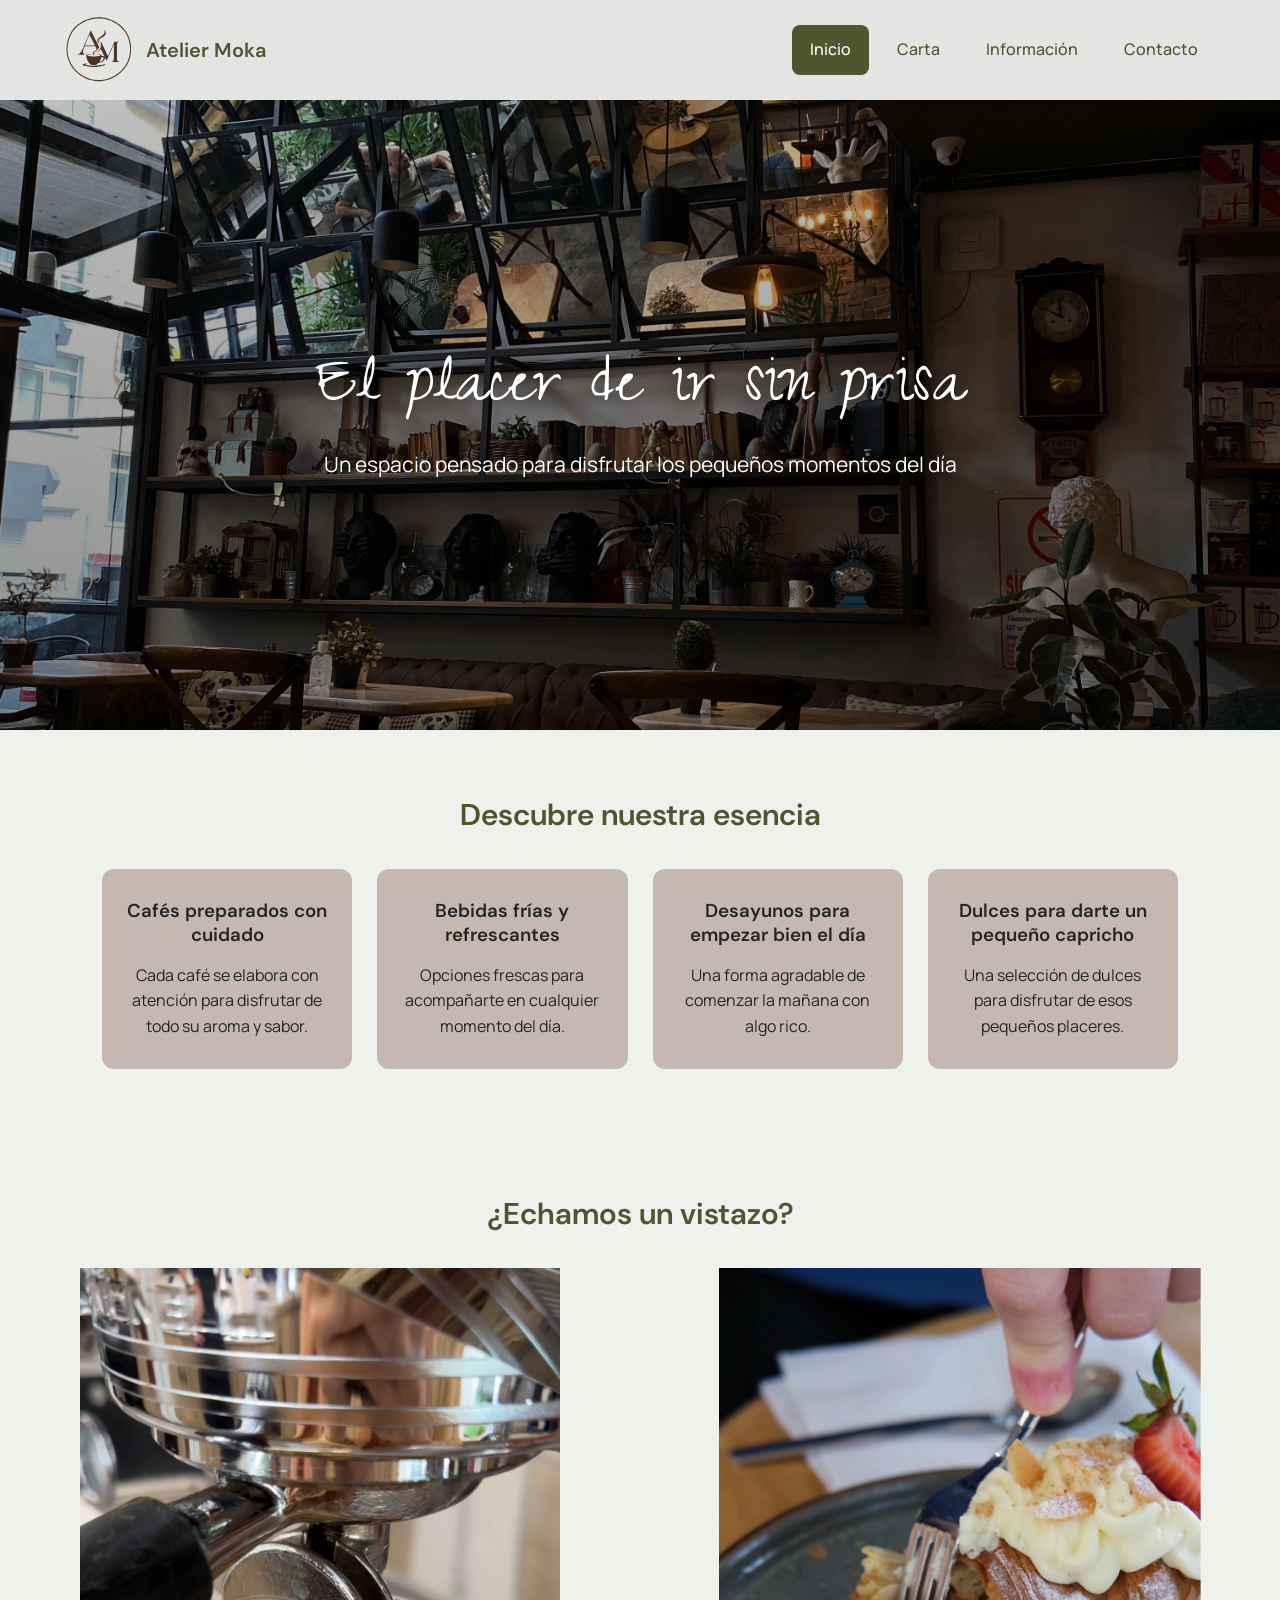
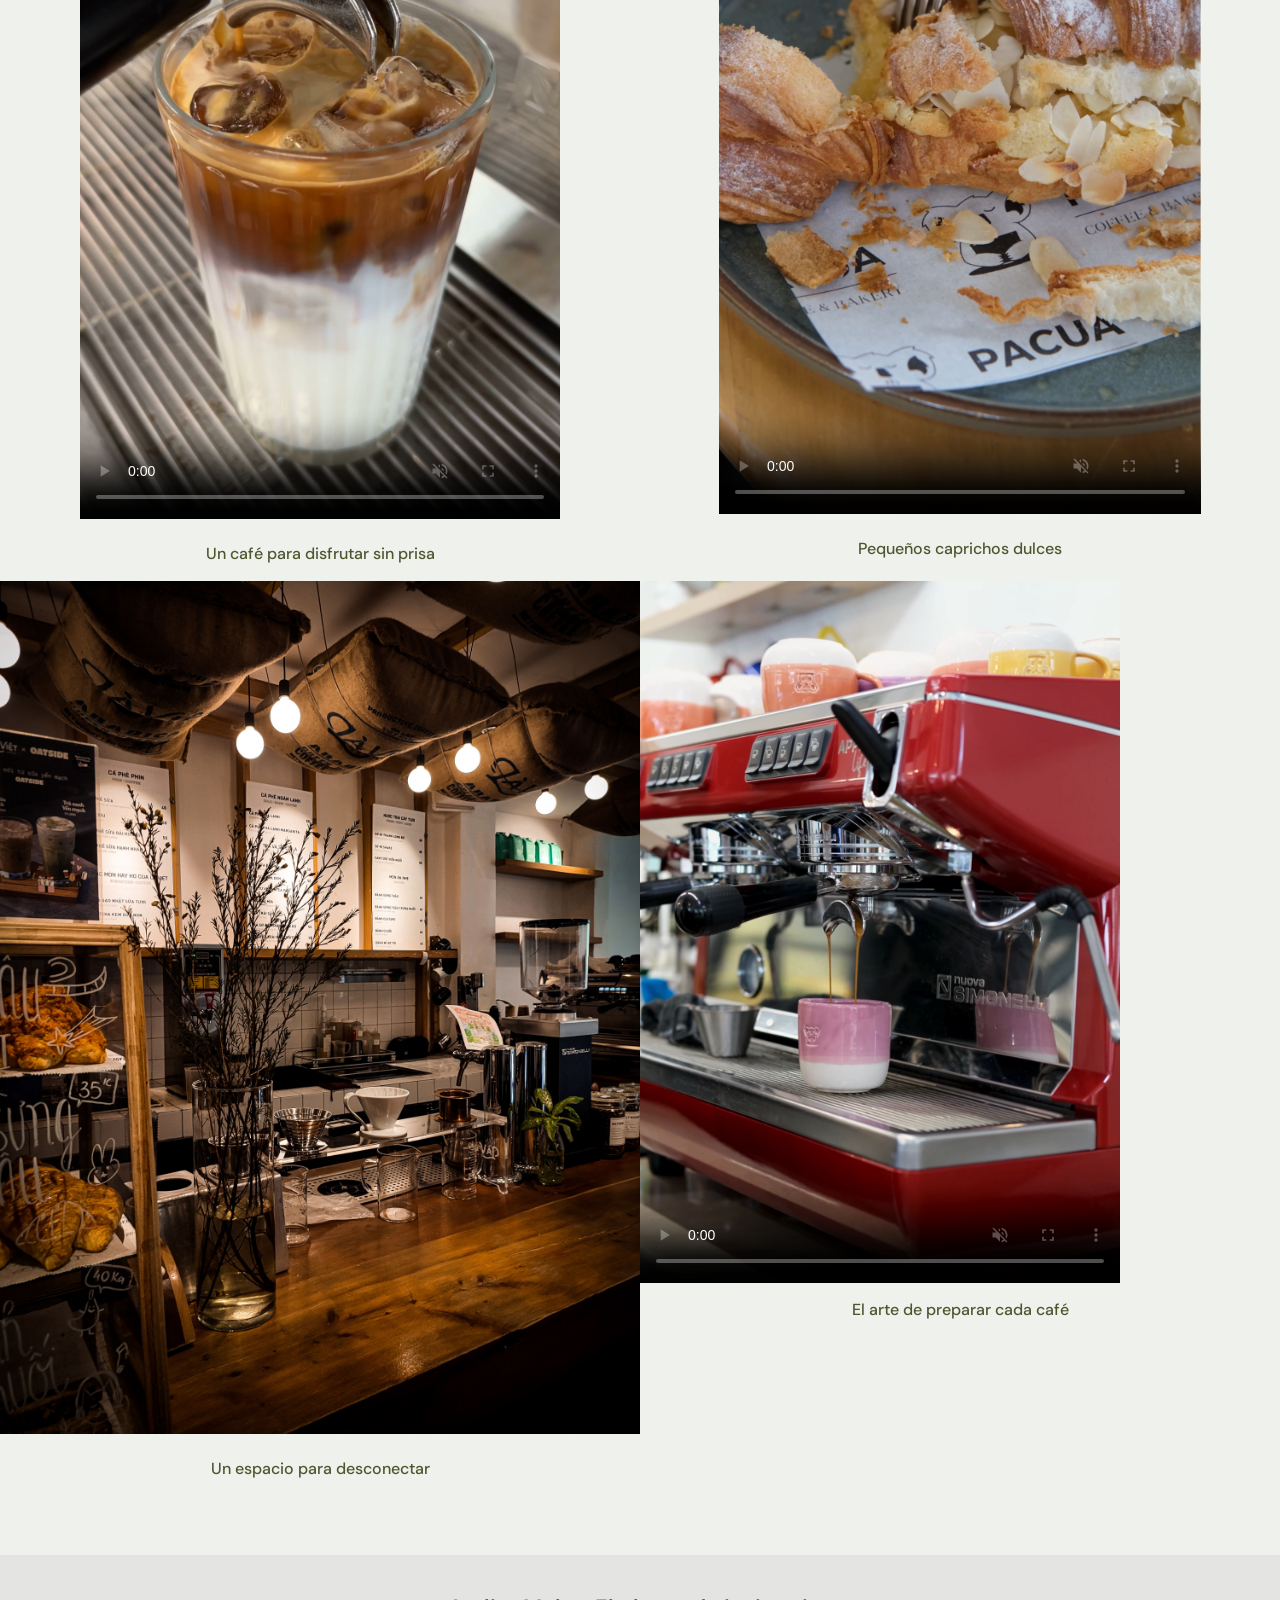
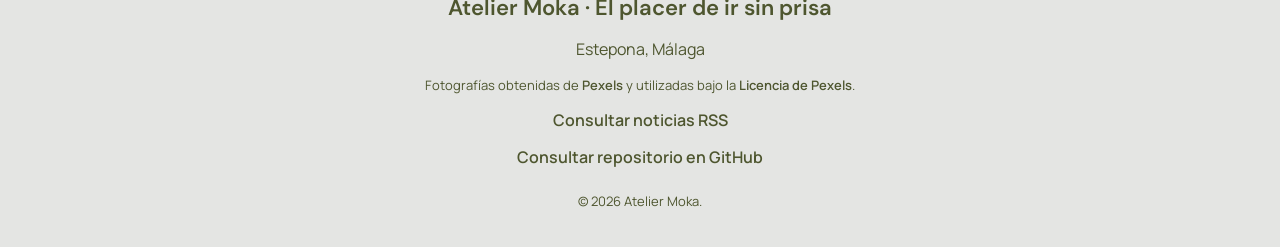
<file: index.html>
<!DOCTYPE html>
<html lang="es">

<head>
    <meta charset="UTF-8">
    <meta name="viewport" content="width=device-width, initial-scale=1.0">

    <title>Atelier Moka | Inicio</title>

    <meta name="description"
        content="Bienvenido a Atelier Moka, una cafetería acogedora en Estepona donde disfrutar del café y de los pequeños momentos sin prisa.">

    <link rel="icon" href="favicon.ico">
    <link rel="alternate" type="application/rss+xml" title="Noticias de Atelier Moka" href="noticias.xml">

    <link rel="preconnect" href="https://fonts.googleapis.com">
    <link rel="preconnect" href="https://fonts.gstatic.com" crossorigin>

    <link
        href="https://fonts.googleapis.com/css2?family=Cormorant+Garamond:wght@600&family=DM+Sans:wght@500;600&family=Manrope:wght@400;500;700&family=Zeyada&display=swap"
        rel="stylesheet">

    <link rel="stylesheet" href="css/estilos.css">
</head>

<body>

    <!-- CABECERA Y NAVEGACIÓN -->
    <header>
        <a href="index.html" class="logo">
            <img src="imagenes/logosvg.svg" alt="Logotipo de Atelier Moka"><span>Atelier Moka</span>
        </a>

        <nav>
            <a href="index.html" class="activo">Inicio</a>
            <a href="carta.html">Carta</a>
            <a href="info.html">Información</a>
            <a href="contacto.html">Contacto</a>
        </nav>
    </header>

    <main>

        <!-- PORTADA PRINCIPAL -->
        <section class="portada">
            <img src="imagenes/interior.webp" alt="Interior acogedor de una cafetería">

            <div class="texto-portada">
                <h1 class="frasedestacada">El placer de ir sin prisa</h1>
                <p>Un espacio pensado para disfrutar los pequeños momentos del día</p>
            </div>
        </section>

        <!-- TARJETAS DE ESENCIA -->
        <section class="esencia">
            <h2>Descubre nuestra esencia</h2>

            <ul class="tarjetas-esencia">
                <li>
                    <h3>Cafés preparados con cuidado</h3>
                    <p>Cada café se elabora con atención para disfrutar de todo su aroma y sabor.</p>
                </li>
                <li>
                    <h3>Bebidas frías y refrescantes</h3>
                    <p>Opciones frescas para acompañarte en cualquier momento del día.</p>
                </li>
                <li>
                    <h3>Desayunos para empezar bien el día</h3>
                    <p>Una forma agradable de comenzar la mañana con algo rico.</p>
                </li>
                <li>
                    <h3>Dulces para darte un pequeño capricho</h3>
                    <p>Una selección de dulces para disfrutar de esos pequeños placeres.</p>
                </li>
            </ul>
        </section>

        <!-- GALERÍA DE IMÁGENES Y VÍDEOS -->
        <section class="vistazo">
            <h2>¿Echamos un vistazo?</h2>

            <div class="galeria">
                <div class="elemento-galeria">
                    <video autoplay muted loop controls poster="imagenes/postericedlatte.png">
                        <source src="videos/videoicedlatte.mp4" type="video/mp4">
                        Tu navegador no puede reproducir este vídeo.
                    </video>
                    <p>Un café para disfrutar sin prisa</p>
                </div>

                <div class="elemento-galeria">
                    <video autoplay muted loop controls poster="imagenes/postercroissant.png">
                        <source src="videos/videocroissant.mp4" type="video/mp4">
                        Tu navegador no puede reproducir este vídeo.
                    </video>
                    <p>Pequeños caprichos dulces</p>
                </div>

                <div class="elemento-galeria">
                    <img src="imagenes/interiorbarra.jpg" alt="Interior de la barra de Atelier Moka">
                    <p>Un espacio para desconectar</p>
                </div>

                <div class="elemento-galeria video-barista">
                    <video autoplay muted loop controls poster="imagenes/posterbarista.png">
                        <source src="videos/barista.mp4" type="video/mp4">
                        Tu navegador no puede reproducir este vídeo.
                    </video>
                    <p>El arte de preparar cada café</p>
                </div>
            </div>
        </section>

    </main>

    <!-- PIE DE PÁGINA -->
    <footer>
        <p class="nombre-footer">Atelier Moka · El placer de ir sin prisa</p>
        <p>Estepona, Málaga</p>
        <p class="licencias">
            Fotografías obtenidas de
            <a href="https://www.pexels.com/" target="_blank" rel="noopener">Pexels</a>
            y utilizadas bajo la
            <a href="https://www.pexels.com/license/" target="_blank" rel="noopener">Licencia de Pexels</a>.
        </p>
        <p><a href="noticias.xml">Consultar noticias RSS</a></p>
        <p><a href="https://github.com/yasmineelabbassikhallouqi/Atelier-Moka" target="_blank" rel="noopener">Consultar
                repositorio en GitHub</a></p>
        <p class="copyright">© 2026 Atelier Moka.</p>
    </footer>

</body>

</html>
</file>
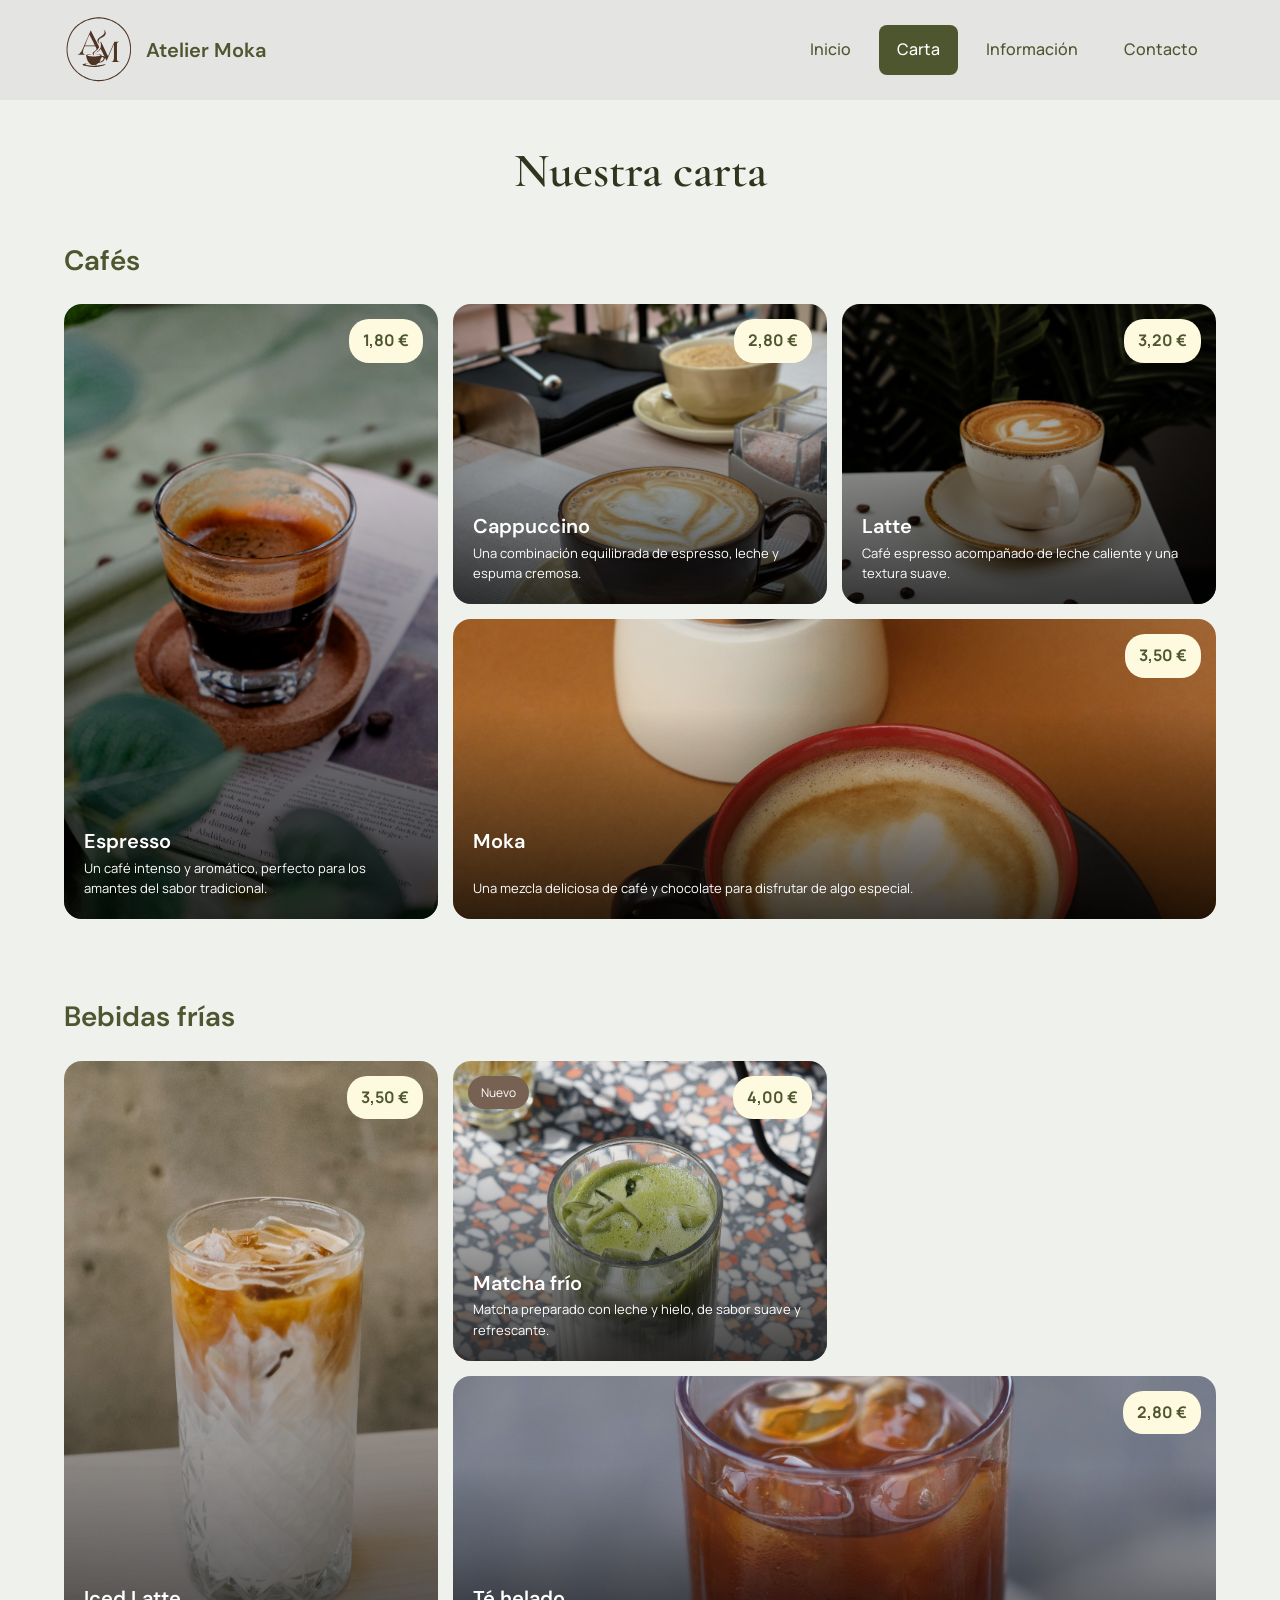
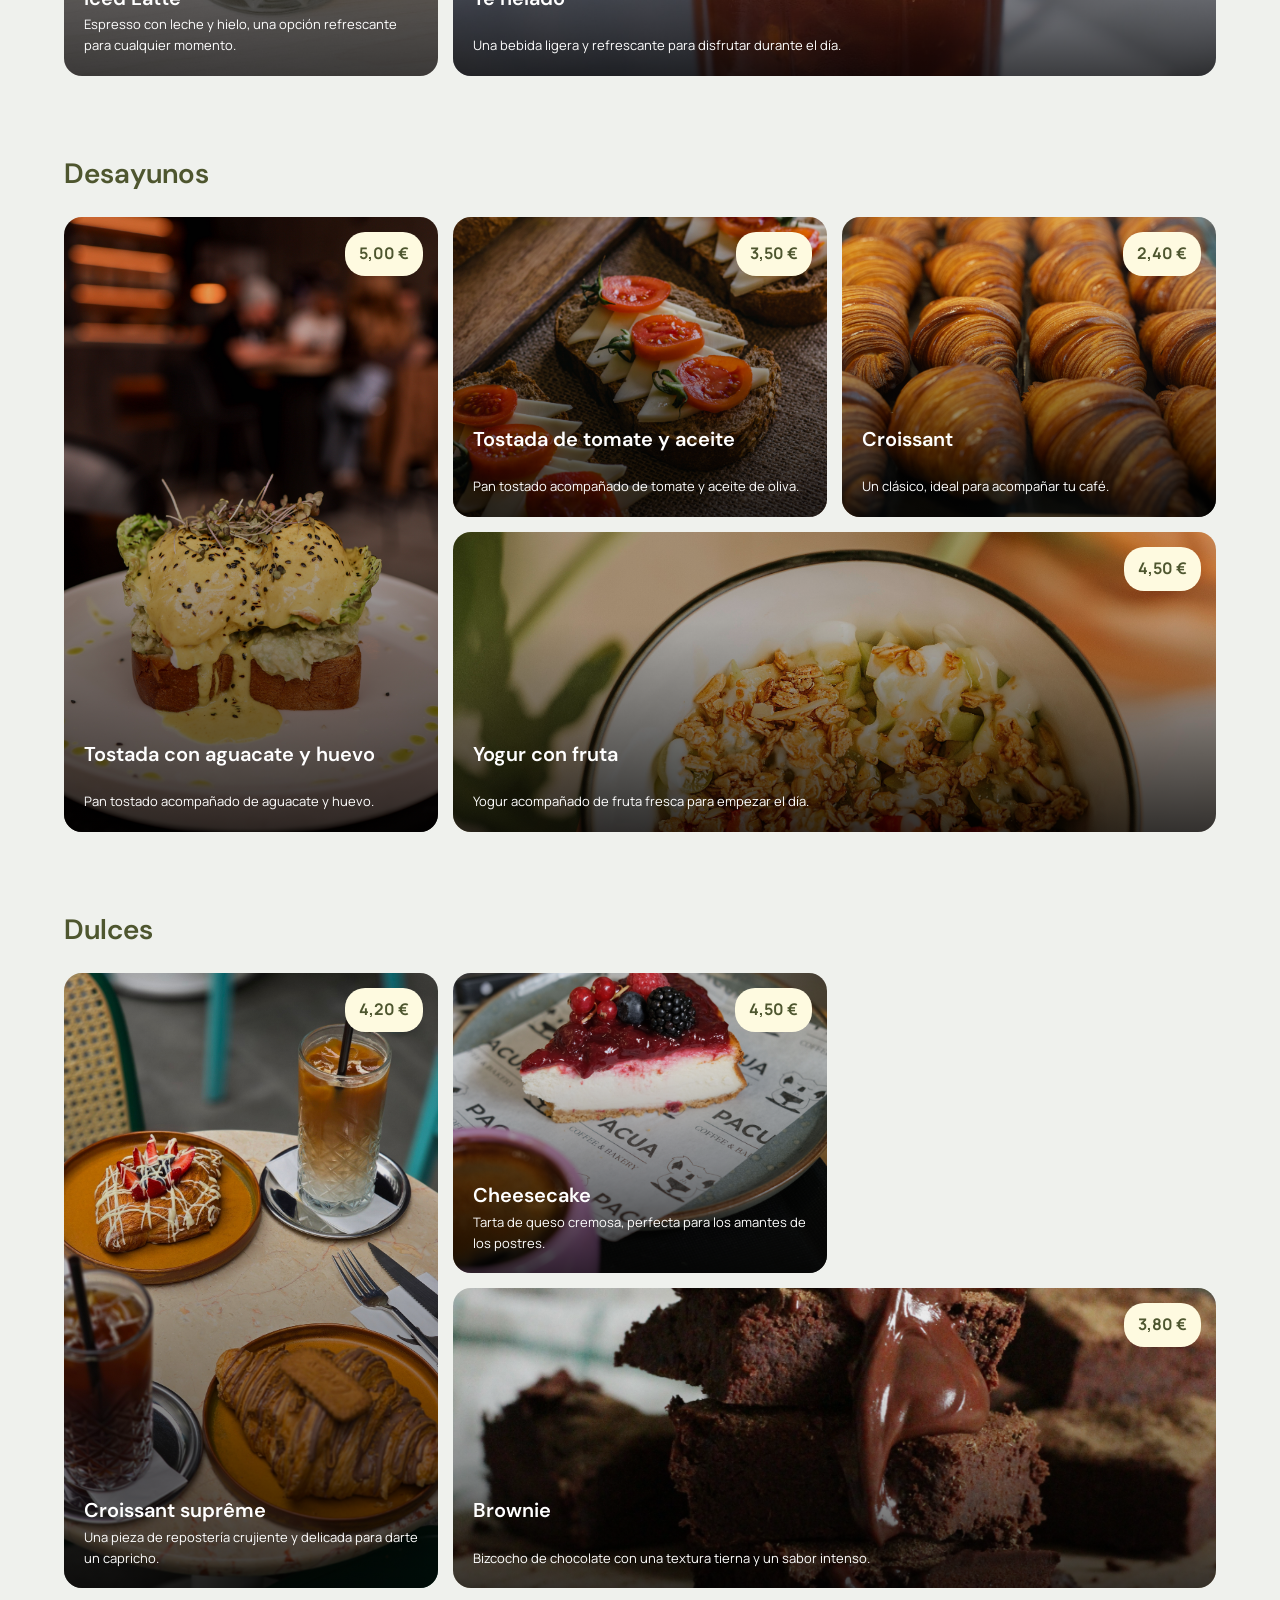
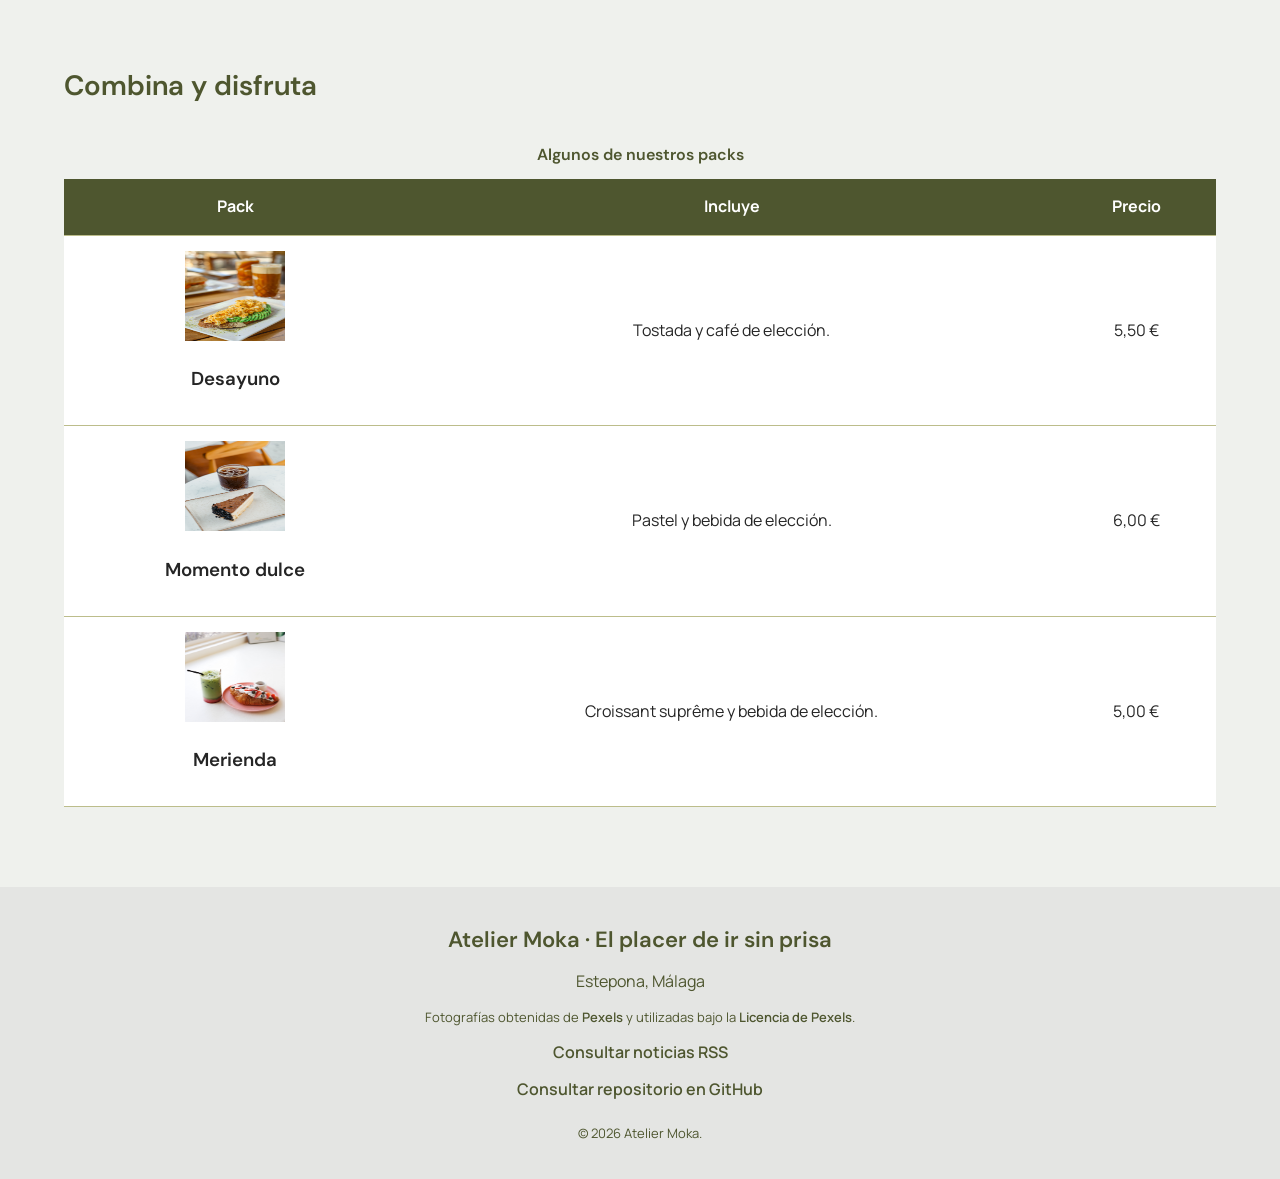
<file: carta.html>
<!DOCTYPE html>
<html lang="es">

<head>
    <meta charset="UTF-8">
    <meta name="viewport" content="width=device-width, initial-scale=1.0">

    <title>Atelier Moka | Carta</title>

    <meta name="description" content="Descubre la carta de Atelier Moka: cafés, bebidas frías, desayunos y repostería.">

    <link rel="icon" href="favicon.ico">
    <link rel="alternate" type="application/rss+xml" title="Noticias de Atelier Moka" href="noticias.xml">

    <link rel="preconnect" href="https://fonts.googleapis.com">
    <link rel="preconnect" href="https://fonts.gstatic.com" crossorigin>

    <link
        href="https://fonts.googleapis.com/css2?family=Cormorant+Garamond:wght@600&family=DM+Sans:wght@500;600&family=Manrope:wght@400;500;700&family=Zeyada&display=swap"
        rel="stylesheet">

    <link rel="stylesheet" href="css/estilos.css">
</head>

<body>

    <!-- CABECERA Y NAVEGACIÓN -->
    <header>
        <a href="index.html" class="logo">
            <img src="imagenes/logosvg.svg" alt="Logotipo de Atelier Moka">
            <span>Atelier Moka</span>
        </a>

        <nav>
            <a href="index.html">Inicio</a>
            <a href="carta.html" class="activo">Carta</a>
            <a href="info.html">Información</a>
            <a href="contacto.html">Contacto</a>
        </nav>
    </header>

    <main>

        <h1>Nuestra carta</h1>


        <!-- SECCIÓN DE CAFÉS -->
        <section class="carta">
            <h2>Cafés</h2>

            <div class="rejilla">

                <article class="tarjeta">
                    <img class="imagenproducto" src="imagenes/espresso.jpg" alt="Café espresso servido en una taza">
                    <h3>Espresso</h3>
                    <p>
                        Un café intenso y aromático, perfecto para
                        los amantes del sabor tradicional.
                    </p>
                    <span class="precio">1,80 €</span>
                </article>

                <article class="tarjeta">
                    <img class="imagenproducto" src="imagenes/capuccino.jpg" alt="Cappuccino con espuma de leche">
                    <h3>Cappuccino</h3>
                    <p>
                        Una combinación equilibrada de espresso,
                        leche y espuma cremosa.
                    </p>
                    <span class="precio">2,80 €</span>
                </article>

                <article class="tarjeta">
                    <img class="imagenproducto" src="imagenes/latte.jpg" alt="Latte con leche caliente">
                    <h3>Latte</h3>
                    <p>
                        Café espresso acompañado de leche caliente
                        y una textura suave.
                    </p>
                    <span class="precio">3,20 €</span>
                </article>

                <article class="tarjeta">
                    <img class="imagenproducto" src="imagenes/moka.jpg" alt="Café moka con chocolate">
                    <h3>Moka</h3>
                    <p>
                        Una mezcla deliciosa de café y chocolate
                        para disfrutar de algo especial.
                    </p>
                    <span class="precio">3,50 €</span>
                </article>

            </div>
        </section>


        <!-- SECCIÓN DE BEBIDAS FRÍAS -->
        <section class="carta">
            <h2>Bebidas frías</h2>

            <div class="rejilla">

                <article class="tarjeta">
                    <img class="imagenproducto" src="imagenes/icedlatte.jpg" alt="Iced latte con leche y hielo">
                    <h3>Iced Latte</h3>
                    <p>
                        Espresso con leche y hielo, una opción
                        refrescante para cualquier momento.
                    </p>
                    <span class="precio">3,50 €</span>
                </article>

                <article class="tarjeta">
                    <img class="imagenproducto" src="imagenes/matcha.jpg" alt="Matcha frío servido en un vaso">
                    <h3>Matcha frío</h3>
                    <span class="etiqueta">Nuevo</span>
                    <p>
                        Matcha preparado con leche y hielo,
                        de sabor suave y refrescante.
                    </p>
                    <span class="precio">4,00 €</span>
                </article>

                <article class="tarjeta">
                    <img class="imagenproducto" src="imagenes/icedtea.jpg" alt="Té helado servido con hielo">
                    <h3>Té helado</h3>
                    <p>
                        Una bebida ligera y refrescante para
                        disfrutar durante el día.
                    </p>
                    <span class="precio">2,80 €</span>
                </article>

            </div>
        </section>


        <!-- SECCIÓN DE DESAYUNOS -->
        <section class="carta">
            <h2>Desayunos</h2>

            <div class="rejilla">

                <article class="tarjeta">
                    <img class="imagenproducto" src="imagenes/tostada2.jpg" alt="Tostada con aguacate y huevo">
                    <h3>Tostada con aguacate y huevo</h3>
                    <p>
                        Pan tostado acompañado de aguacate y huevo.
                    </p>
                    <span class="precio">5,00 €</span>
                </article>

                <article class="tarjeta">
                    <img class="imagenproducto" src="imagenes/tostada.jpg" alt="Tostada con tomate y aceite de oliva">
                    <h3>Tostada de tomate y aceite</h3>
                    <p>
                        Pan tostado acompañado de tomate
                        y aceite de oliva.
                    </p>
                    <span class="precio">3,50 €</span>
                </article>

                <article class="tarjeta">
                    <img class="imagenproducto" src="imagenes/croissant.jpg" alt="Croissant de repostería">
                    <h3>Croissant</h3>
                    <p>
                        Un clásico, ideal para acompañar tu café.
                    </p>
                    <span class="precio">2,40 €</span>
                </article>

                <article class="tarjeta">
                    <img class="imagenproducto" src="imagenes/yogur.jpg" alt="Yogur acompañado de fruta fresca">
                    <h3>Yogur con fruta</h3>
                    <p>
                        Yogur acompañado de fruta fresca
                        para empezar el día.
                    </p>
                    <span class="precio">4,50 €</span>
                </article>

            </div>
        </section>


        <!-- SECCIÓN DE DULCES -->
        <section class="carta">
            <h2>Dulces</h2>

            <div class="rejilla">

                <article class="tarjeta">
                    <img class="imagenproducto" src="imagenes/croissantsupreme.jpg"
                        alt="Croissant suprême de repostería">
                    <h3>Croissant suprême</h3>
                    <p>
                        Una pieza de repostería crujiente y delicada
                        para darte un capricho.
                    </p>
                    <span class="precio">4,20 €</span>
                </article>

                <article class="tarjeta">
                    <img class="imagenproducto" src="imagenes/cheescake.jpg" alt="Porción de cheesecake">
                    <h3>Cheesecake</h3>
                    <p>
                        Tarta de queso cremosa, perfecta para
                        los amantes de los postres.
                    </p>
                    <span class="precio">4,50 €</span>
                </article>

                <article class="tarjeta">
                    <img class="imagenproducto" src="imagenes/brownie.jpg" alt="Brownie de chocolate">
                    <h3>Brownie</h3>
                    <p>
                        Bizcocho de chocolate con una textura
                        tierna y un sabor intenso.
                    </p>
                    <span class="precio">3,80 €</span>
                </article>

            </div>
        </section>


        <!-- SECCIÓN DE PACKS -->
        <section class="carta">
            <h2>Combina y disfruta</h2>

            <div class="tabla-responsive">
                <table>
                    <caption>Algunos de nuestros packs</caption>

                    <thead>
                        <tr>
                            <th>Pack</th>
                            <th>Incluye</th>
                            <th>Precio</th>
                        </tr>
                    </thead>

                    <tbody>
                        <tr>
                            <td>
                                <img src="imagenes/pack1.jpg" alt="Pack Desayuno">
                                <h3>Desayuno</h3>
                            </td>
                            <td>Tostada y café de elección.</td>
                            <td>5,50 €</td>
                        </tr>

                        <tr>
                            <td>
                                <img src="imagenes/pack2.jpg" alt="Pack Momento dulce">
                                <h3>Momento dulce</h3>
                            </td>
                            <td>Pastel y bebida de elección.</td>
                            <td>6,00 €</td>
                        </tr>

                        <tr>
                            <td>
                                <img src="imagenes/pack3.jpg" alt="Pack Merienda">
                                <h3>Merienda</h3>
                            </td>
                            <td>Croissant suprême y bebida de elección.</td>
                            <td>5,00 €</td>
                        </tr>
                    </tbody>
                </table>
            </div>
        </section>

    </main>

    <!-- PIE DE PÁGINA -->
    <footer>
        <p class="nombre-footer">Atelier Moka · El placer de ir sin prisa</p>
        <p>Estepona, Málaga</p>
        <p class="licencias">
            Fotografías obtenidas de
            <a href="https://www.pexels.com/" target="_blank" rel="noopener">Pexels</a>
            y utilizadas bajo la
            <a href="https://www.pexels.com/license/" target="_blank" rel="noopener">Licencia de Pexels</a>.
        </p>
        <p><a href="noticias.xml">Consultar noticias RSS</a></p>
        <p><a href="https://github.com/yasmineelabbassikhallouqi/Atelier-Moka" target="_blank" rel="noopener">Consultar
                repositorio en GitHub</a></p>
        <p class="copyright">© 2026 Atelier Moka.</p>
    </footer>

</body>

</html>
</file>
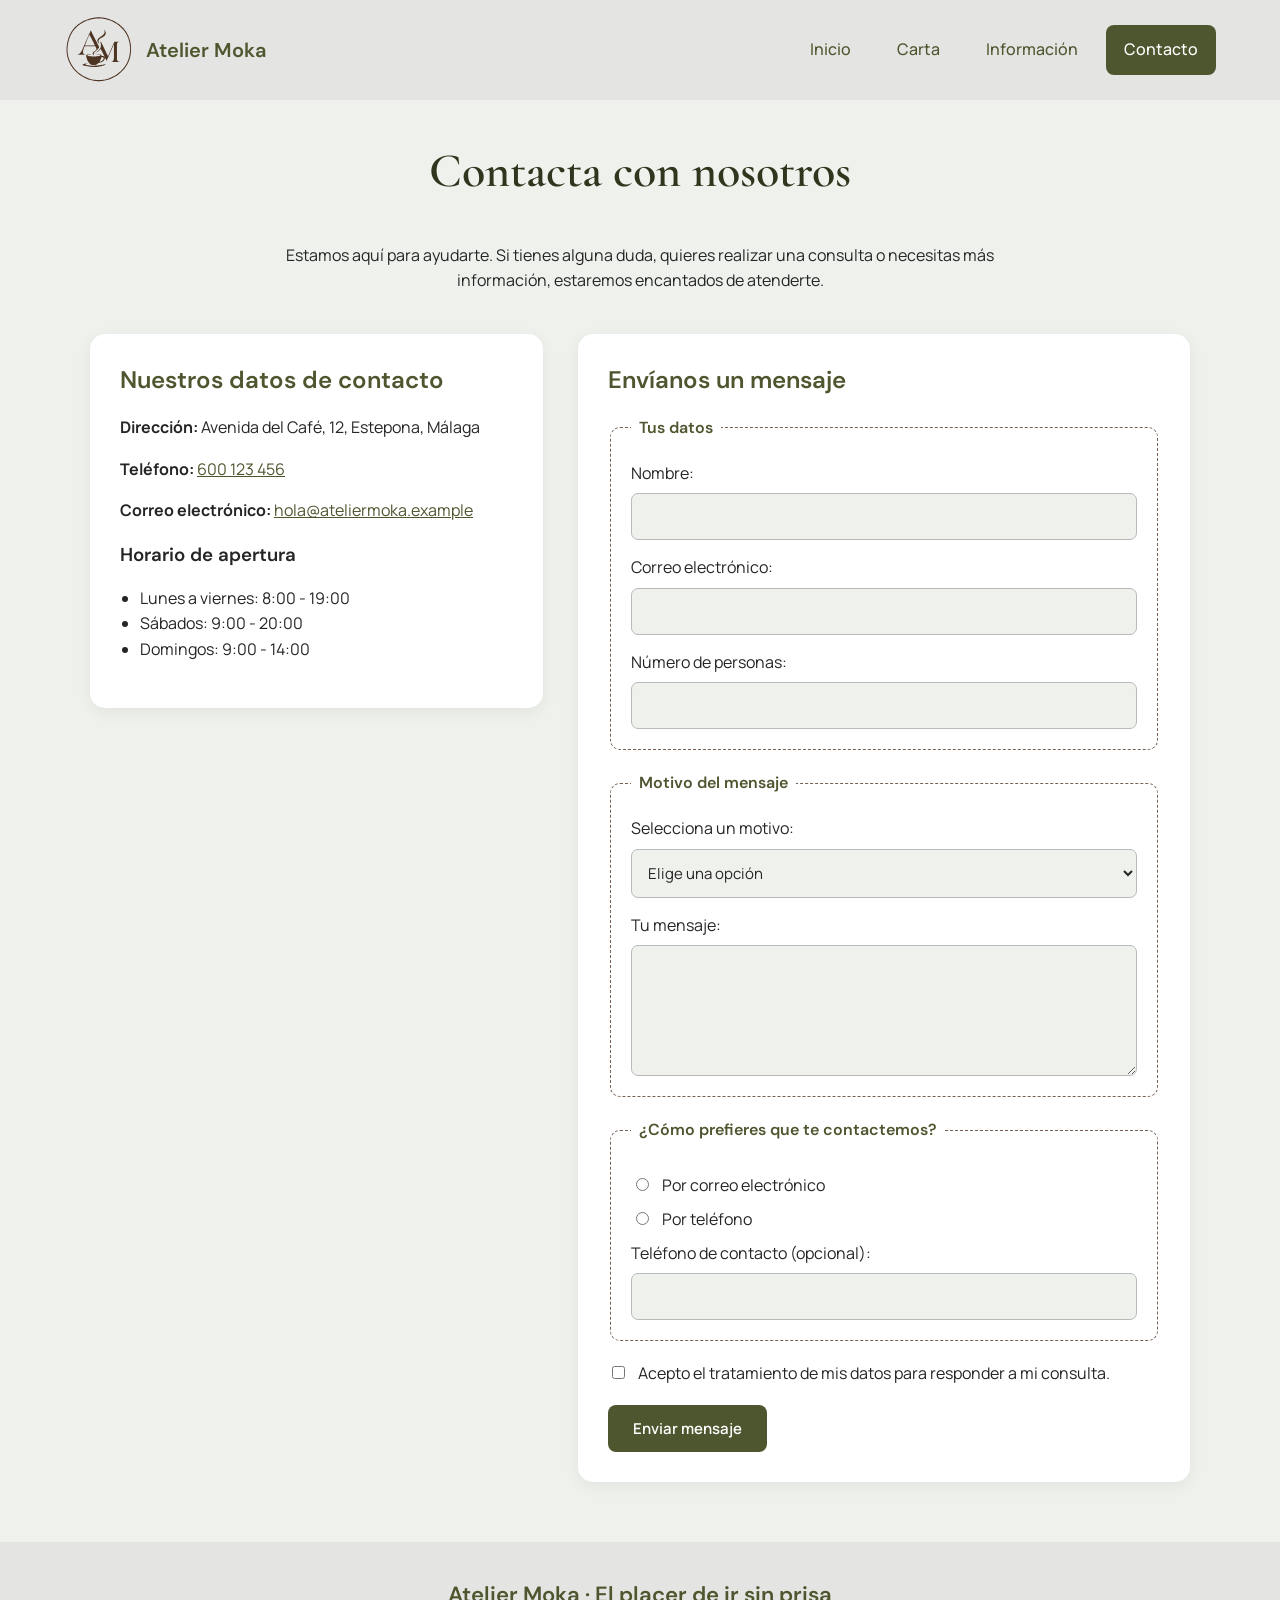
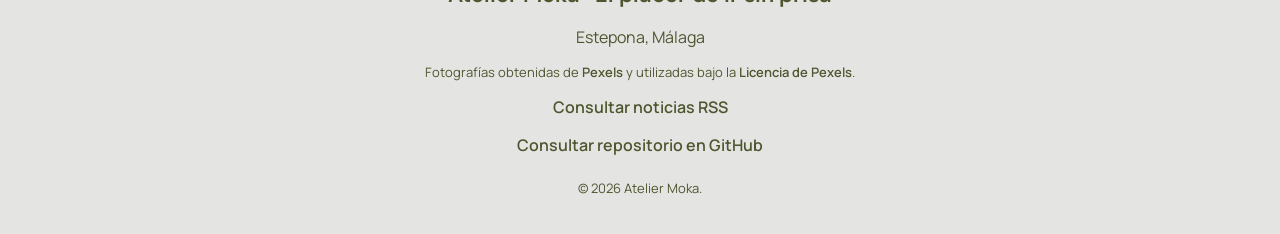
<file: contacto.html>
<!DOCTYPE html>
<html lang="es">

<head>
    <meta charset="UTF-8">
    <meta name="viewport" content="width=device-width, initial-scale=1.0">

    <title>Atelier Moka | Contacto</title>

    <meta name="description"
        content="Contacta con Atelier Moka para resolver dudas, consultar nuestros productos o solicitar una reserva.">

    <link rel="icon" href="favicon.ico">
    <link rel="alternate" type="application/rss+xml" title="Noticias de Atelier Moka" href="noticias.xml">

    <link rel="preconnect" href="https://fonts.googleapis.com">
    <link rel="preconnect" href="https://fonts.gstatic.com" crossorigin>

    <link
        href="https://fonts.googleapis.com/css2?family=Cormorant+Garamond:wght@600&family=DM+Sans:wght@500;600&family=Manrope:wght@400;500;700&family=Zeyada&display=swap"
        rel="stylesheet">

    <link rel="stylesheet" href="css/estilos.css">
</head>

<body>

    <!-- CABECERA Y NAVEGACIÓN -->
    <header>
        <a href="index.html" class="logo">
            <img src="imagenes/logosvg.svg" alt="Logotipo de Atelier Moka">
            <span>Atelier Moka</span>
        </a>

        <nav>
            <a href="index.html">Inicio</a>
            <a href="carta.html">Carta</a>
            <a href="info.html">Información</a>
            <a href="contacto.html" class="activo">Contacto</a>
        </nav>
    </header>

    <main class="pagina-contacto">

        <h1>Contacta con nosotros</h1>
        <p class="introduccion-contacto">Estamos aquí para ayudarte. Si tienes alguna duda, quieres realizar una
            consulta o necesitas más información, estaremos encantados de atenderte.</p>

        <div class="contenido-contacto">

            <!-- DATOS DE CONTACTO -->
            <section class="datos-contacto">
                <h2>Nuestros datos de contacto</h2>
                <div>
                    <p><strong>Dirección:</strong> Avenida del Café, 12, Estepona, Málaga</p>
                    <p><strong>Teléfono:</strong> <a href="tel:600123456">600 123 456</a></p>
                    <p><strong>Correo electrónico:</strong> <a
                            href="mailto:hola@ateliermoka.example">hola@ateliermoka.example</a></p>
                </div>

                <h3>Horario de apertura</h3>
                <ul class="horario-contacto">
                    <li>Lunes a viernes: 8:00 - 19:00</li>
                    <li>Sábados: 9:00 - 20:00</li>
                    <li>Domingos: 9:00 - 14:00</li>
                </ul>
            </section>

            <!-- FORMULARIO DE CONTACTO -->
            <section class="formulario-contacto">
                <h2>Envíanos un mensaje</h2>
                <form action="contacto.html" method="get">

                    <fieldset>
                        <legend>Tus datos</legend>
                        <div class="campo">
                            <label for="nombre">Nombre:</label>
                            <input type="text" id="nombre" name="nombre" required>
                        </div>
                        <div class="campo">
                            <label for="correo">Correo electrónico:</label>
                            <input type="email" id="correo" name="correo" required>
                        </div>
                        <div class="campo">
                            <label for="personas">Número de personas:</label>
                            <input type="number" id="personas" name="personas" min="1" max="20">
                        </div>
                    </fieldset>

                    <fieldset>
                        <legend>Motivo del mensaje</legend>
                        <div class="campo">
                            <label for="motivo">Selecciona un motivo:</label>
                            <select id="motivo" name="motivo" required>
                                <option value="">Elige una opción</option>
                                <option value="consulta">Consulta</option>
                                <option value="reserva">Reserva</option>
                                <option value="productos">Información sobre productos</option>
                                <option value="otro">Otro</option>
                            </select>
                        </div>
                        <div class="campo">
                            <label for="mensaje">Tu mensaje:</label>
                            <textarea id="mensaje" name="mensaje" rows="5" required></textarea>
                        </div>
                    </fieldset>

                    <fieldset>
                        <legend>¿Cómo prefieres que te contactemos?</legend>
                        <div class="opcion-formulario">
                            <input type="radio" id="respuesta-correo" name="respuesta" value="correo" required>
                            <label for="respuesta-correo">Por correo electrónico</label>
                        </div>
                        <div class="opcion-formulario">
                            <input type="radio" id="respuesta-telefono" name="respuesta" value="telefono">
                            <label for="respuesta-telefono">Por teléfono</label>
                        </div>
                        <div class="campo campo-telefono">
                            <label for="telefono">Teléfono de contacto (opcional):</label>
                            <input type="text" id="telefono" name="telefono">
                        </div>
                    </fieldset>

                    <div class="opcion-formulario privacidad">
                        <input type="checkbox" id="privacidad" name="privacidad" value="acepto" required>
                        <label for="privacidad">Acepto el tratamiento de mis datos para responder a mi consulta.</label>
                    </div>

                    <button type="submit">Enviar mensaje</button>
                </form>
            </section>

        </div>
    </main>

    <!-- PIE DE PÁGINA -->
    <footer>
        <p class="nombre-footer">Atelier Moka · El placer de ir sin prisa</p>
        <p>Estepona, Málaga</p>
        <p class="licencias">
            Fotografías obtenidas de
            <a href="https://www.pexels.com/" target="_blank" rel="noopener">Pexels</a>
            y utilizadas bajo la
            <a href="https://www.pexels.com/license/" target="_blank" rel="noopener">Licencia de Pexels</a>.
        </p>
        <p><a href="noticias.xml">Consultar noticias RSS</a></p>
        <p><a href="https://github.com/yasmineelabbassikhallouqi/Atelier-Moka" target="_blank" rel="noopener">Consultar
                repositorio en GitHub</a></p>
        <p class="copyright">© 2026 Atelier Moka.</p>
    </footer>

</body>

</html>
</file>
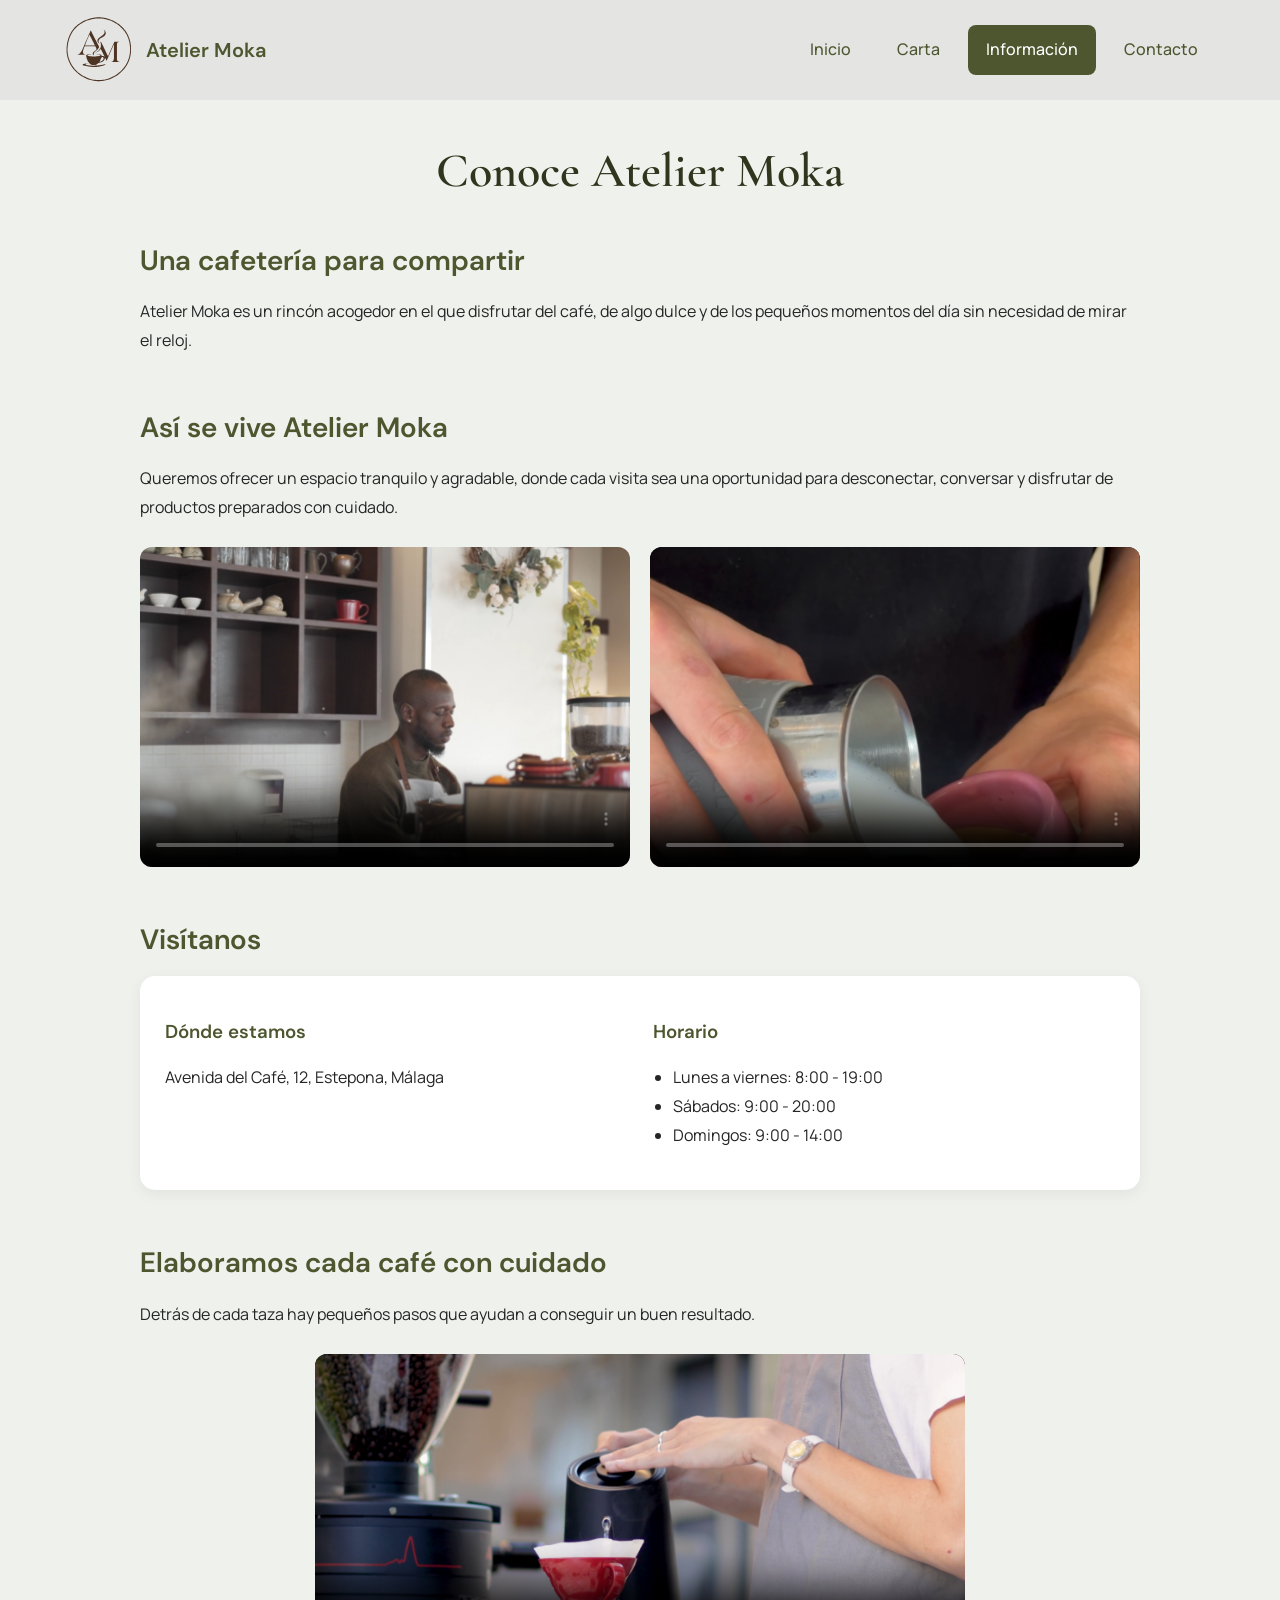
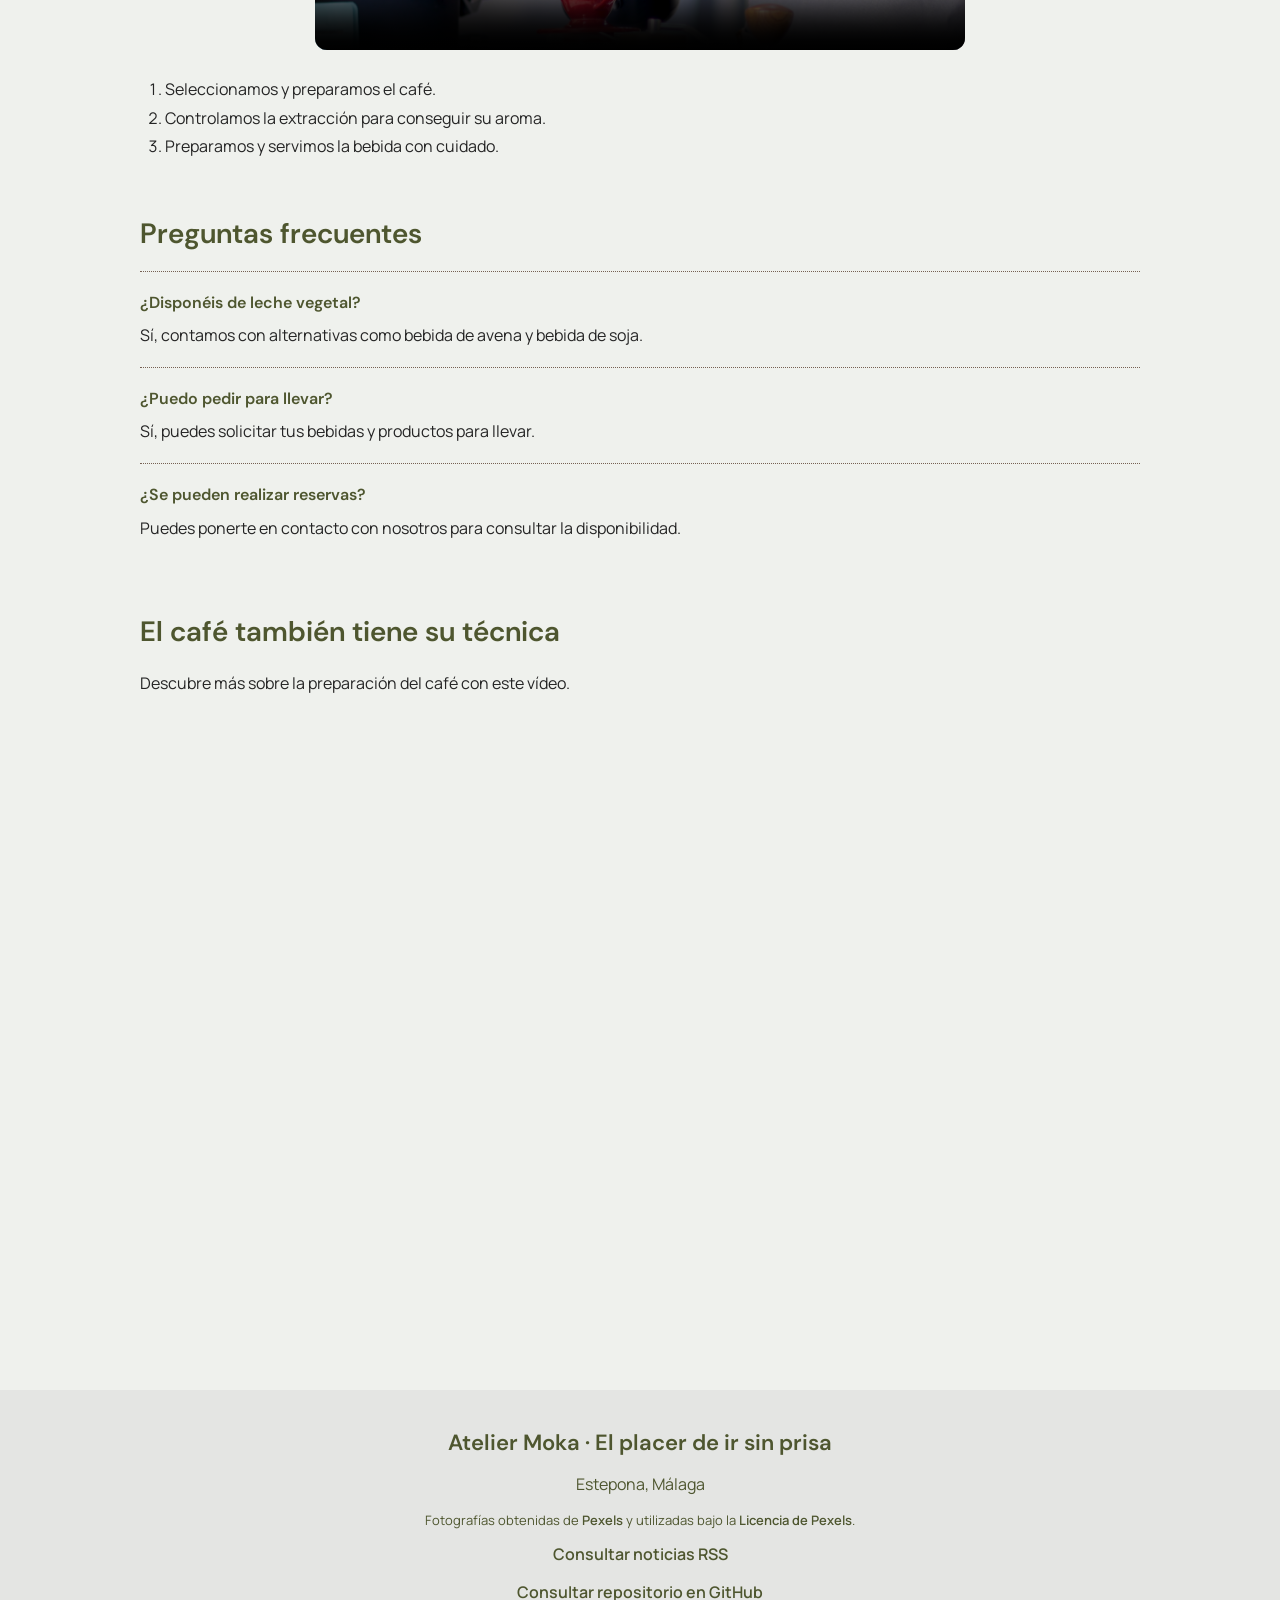
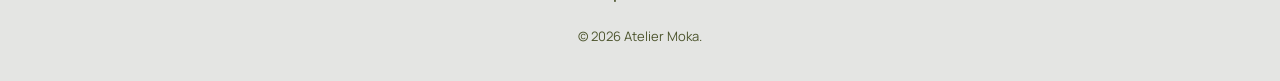
<file: info.html>
<!DOCTYPE html>
<html lang="es">

<head>
    <meta charset="UTF-8">
    <meta name="viewport" content="width=device-width, initial-scale=1.0">

    <title>Atelier Moka | Información</title>

    <meta name="description"
        content="Conoce la filosofía, el espacio y la forma de preparar el café en Atelier Moka, en Estepona.">

    <link rel="icon" href="favicon.ico">
    <link rel="alternate" type="application/rss+xml" title="Noticias de Atelier Moka" href="noticias.xml">

    <link rel="preconnect" href="https://fonts.googleapis.com">
    <link rel="preconnect" href="https://fonts.gstatic.com" crossorigin>

    <link
        href="https://fonts.googleapis.com/css2?family=Cormorant+Garamond:wght@600&family=DM+Sans:wght@500;600&family=Manrope:wght@400;500;700&family=Zeyada&display=swap"
        rel="stylesheet">

    <link rel="stylesheet" href="css/estilos.css">
</head>

<body>

    <!-- CABECERA Y NAVEGACIÓN -->
    <header>
        <a href="index.html" class="logo">
            <img src="imagenes/logosvg.svg" alt="Logotipo de Atelier Moka">
            <span>Atelier Moka</span>
        </a>

        <nav>
            <a href="index.html">Inicio</a>
            <a href="carta.html">Carta</a>
            <a href="info.html" class="activo">Información</a>
            <a href="contacto.html">Contacto</a>
        </nav>
    </header>

    <main class="pagina-info">

        <h1>Conoce Atelier Moka</h1>

        <!-- PRESENTACIÓN -->
        <section class="seccion-info">
            <h2>Una cafetería para compartir</h2>
            <p>Atelier Moka es un rincón acogedor en el que disfrutar del café, de algo dulce y de los pequeños momentos
                del día sin necesidad de mirar el reloj.</p>
        </section>

        <!-- FILOSOFÍA V1V2 -->
        <section class="seccion-info">
            <h2>Así se vive Atelier Moka</h2>
            <p>Queremos ofrecer un espacio tranquilo y agradable, donde cada visita sea una oportunidad para
                desconectar, conversar y disfrutar de productos preparados con cuidado.</p>

            <div class="videos-info">
                <video autoplay muted loop controls poster="imagenes/posterp2.png">
                    <source src="videos/p2.mp4" type="video/mp4">
                    Tu navegador no puede reproducir este vídeo.
                </video>
                <video autoplay muted loop controls poster="imagenes/posterp3.png">
                    <source src="videos/p3.mp4" type="video/mp4">
                    Tu navegador no puede reproducir este vídeo.
                </video>
            </div>
        </section>

        <!-- UBICACIÓN Y HORARIO -->
        <section class="seccion-info">
            <h2>Visítanos</h2>
            <div class="datos-visita">
                <div>
                    <h3>Dónde estamos</h3>
                    <p>Avenida del Café, 12, Estepona, Málaga</p>
                </div>
                <div>
                    <h3>Horario</h3>
                    <ul>
                        <li>Lunes a viernes: 8:00 - 19:00</li>
                        <li>Sábados: 9:00 - 20:00</li>
                        <li>Domingos: 9:00 - 14:00</li>
                    </ul>
                </div>
            </div>
        </section>

        <!-- ELABORACIÓN DEL CAFÉ V3 -->
        <section class="seccion-info elaboracion">
            <h2>Elaboramos cada café con cuidado</h2>
            <p>Detrás de cada taza hay pequeños pasos que ayudan a conseguir un buen resultado.</p>
            <video controls poster="imagenes/posterp1.png">
                <source src="videos/p1.mp4" type="video/mp4">
                Tu navegador no puede reproducir este vídeo.
            </video>
            <ol>
                <li>Seleccionamos y preparamos el café.</li>
                <li>Controlamos la extracción para conseguir su aroma.</li>
                <li>Preparamos y servimos la bebida con cuidado.</li>
            </ol>
        </section>

        <!-- PREGUNTAS FRECUENTES -->
        <section class="seccion-info preguntas">
            <h2>Preguntas frecuentes</h2>
            <dl>
                <dt>¿Disponéis de leche vegetal?</dt>
                <dd>Sí, contamos con alternativas como bebida de avena y bebida de soja.</dd>
                <dt>¿Puedo pedir para llevar?</dt>
                <dd>Sí, puedes solicitar tus bebidas y productos para llevar.</dd>
                <dt>¿Se pueden realizar reservas?</dt>
                <dd>Puedes ponerte en contacto con nosotros para consultar la disponibilidad.</dd>
            </dl>
        </section>

        <!-- VÍDEO YOUTUBE-->
        <section class="seccion-info">
            <h2>El café también tiene su técnica</h2>
            <p>Descubre más sobre la preparación del café con este vídeo.</p>
            <div class="video-externo">
                <iframe src="https://www.youtube.com/embed/ijDe9Jga-qs?si=lZn2or6rklR7-j6F"
                    title="Vídeo sobre la preparación del café"
                    allow="accelerometer; autoplay; clipboard-write; encrypted-media; gyroscope; picture-in-picture; web-share"
                    referrerpolicy="strict-origin-when-cross-origin" allowfullscreen></iframe>
            </div>
        </section>

    </main>

    <!-- PIE DE PÁGINA -->
    <footer>
        <p class="nombre-footer">Atelier Moka · El placer de ir sin prisa</p>
        <p>Estepona, Málaga</p>
        <p class="licencias">
            Fotografías obtenidas de
            <a href="https://www.pexels.com/" target="_blank" rel="noopener">Pexels</a>
            y utilizadas bajo la
            <a href="https://www.pexels.com/license/" target="_blank" rel="noopener">Licencia de Pexels</a>.
        </p>
        <p><a href="noticias.xml">Consultar noticias RSS</a></p>
        <p><a href="https://github.com/yasmineelabbassikhallouqi/Atelier-Moka" target="_blank" rel="noopener">Consultar
                repositorio en GitHub</a></p>
        <p class="copyright">© 2026 Atelier Moka.</p>
    </footer>

</body>

</html>
</file>
<file: css/estilos.css>
/* 1. CONFIGURACIÓN GENERAL */
/* Colores, fuentes y estilos básicos de la web. */

:root {
    --color-principal: #4e562f;
    --color-principalosc: #30351d;
    --color-texto: #252525;
    --color-fondo: #EFF1ED;
    --color-fondo2: #e4e5e3;
    --color-secundario: #BCBD8B;
    --color-acento: #766153;
    --color-acento2: #c4b8b0;
    --color-blanco: #ffffff;
    --color-tarjeta: #fefae0;

    --fuente-principal: "Manrope", system-ui, Arial, sans-serif;
    --fuente-secundaria: "DM Sans", system-ui, Arial, sans-serif;
    --fuente-titulos: "Cormorant Garamond", Georgia, serif;
    --fuente-decorativa: "Zeyada", cursive;
}

/* Se aplica a todos los elementos. */

* {
    box-sizing: border-box;
}

/* Estilos generales del documento. */

body {
    margin: 0;
    font-family: var(--fuente-principal);
    font-weight: 400;
    color: var(--color-texto);
    background-color: var(--color-fondo);
    line-height: 1.6;
}

img,
video {
    max-width: 100%;
}

h1 {
    font-family: var(--fuente-titulos);
    font-weight: 600;
    line-height: 1.1;
}

h2,
h3 {
    font-family: var(--fuente-secundaria);
    font-weight: 600;
    line-height: 1.3;
}

h2 {
    color: var(--color-principal);
}

p {
    margin-top: 0;
}

/* Estilo de la frase decorativa. */

.frasedestacada {
    font-family: var(--fuente-decorativa);
    font-weight: 400;
}

legend,
dt {
    font-family: var(--fuente-secundaria);
    font-weight: 600;
}

/* Misma fuente para los campos y botones. */

input,
select,
textarea,
button {
    font-family: var(--fuente-principal);
}

/* Títulos principales de las páginas. */

main>h1 {
    margin: 45px 20px;
    color: var(--color-principalosc);
    text-align: center;
    font-size: 48px;
}


/* 2. CABECERA Y NAVEGACIÓN */
/* Logotipo y enlaces para moverse entre páginas. */

header {
    display: flex;
    align-items: center;
    justify-content: space-between;
    gap: 25px;
    padding: 15px 5%;
    background-color: var(--color-fondo2);
    position: sticky;
    top: 0;
    z-index: 10;
}

/* Coloca el logotipo junto al nombre de la cafetería. */

.logo {
    display: flex;
    align-items: center;
    gap: 12px;
    color: var(--color-principal);
    text-decoration: none;
}

.logo img {
    display: block;
    width: 70px;
    height: auto;
}

.logo span {
    font-family: var(--fuente-secundaria);
    font-size: 20px;
    font-weight: 600;
}

/* Organiza los enlaces del menú. */

nav {
    display: flex;
    align-items: center;
    justify-content: center;
    flex-wrap: wrap;
    gap: 10px;
}

nav a {
    display: inline-block;
    padding: 12px 18px;
    color: var(--color-principal);
    font-family: var(--fuente-principal);
    font-weight: 500;
    text-decoration: none;
    border-radius: 8px;
    transition: background-color 0.3s, color 0.3s;
}

/* Cambia el color al pasar el ratón o seleccionar una página. */

nav a:hover,
nav a.activo {
    background-color: var(--color-principal);
    color: var(--color-blanco);
}


/* 3. PIE DE PÁGINA */
/* Información final y enlaces de la web. */

footer {
    display: flex;
    flex-direction: column;
    align-items: center;
    gap: 12px;
    padding: 35px 5%;
    background-color: var(--color-fondo2);
    color: var(--color-principal);
    text-align: center;
}

footer p {
    margin: 0;
}

/* Nombre de la cafetería en el pie de página. */

.nombre-footer {
    font-family: var(--fuente-secundaria);
    font-size: 22px;
    font-weight: 600;
}

/* Estilo de los enlaces. */

footer a {
    color: var(--color-principal);
    font-weight: 600;
    text-decoration: none;
    transition: color 0.3s;
}

footer a:hover {
    color: var(--color-acento);
    text-decoration: underline;
}

/* Texto de licencias y derechos de autor. */

.licencias {
    max-width: 700px;
    font-size: 13px;
    line-height: 1.6;
}

.copyright {
    margin-top: 8px;
    font-size: 13px;
}


/* 4. PÁGINA DE INICIO */
/* Portada, presentación y galería. */

/* Imagen principal de la portada. */

.portada {
    position: relative;
    width: 100%;
    min-height: 480px;
    height: 70vh;
    max-height: 700px;
    overflow: hidden;
}

/* Añade una capa oscura sobre la imagen. */

.portada::after {
    content: "";
    position: absolute;
    top: 0;
    right: 0;
    bottom: 0;
    left: 0;
    background: linear-gradient(rgba(0, 0, 0, 0.25),
            rgba(0, 0, 0, 0.45));
}

.portada>img {
    display: block;
    width: 100%;
    height: 100%;
    object-fit: cover;
}

/* Coloca el texto centrado sobre la portada. */

.texto-portada {
    position: absolute;
    z-index: 1;
    top: 50%;
    left: 50%;
    transform: translate(-50%, -50%);
    width: 90%;
    color: var(--color-blanco);
    text-align: center;
}

.texto-portada h1 {
    margin: 0 0 15px;
    font-size: 76px;
    text-shadow: 0 2px 12px rgba(0, 0, 0, 0.3);
}

.texto-portada p {
    margin: 0;
    font-size: 21px;
}

/* Tarjetas que presentan la esencia de la cafetería. */

.esencia {
    padding: 65px 8%;
    text-align: center;
}

.esencia h2,
.vistazo h2 {
    margin-top: 0;
    font-size: 30px;
}

/* Organiza las cuatro tarjetas en columnas. */

.tarjetas-esencia {
    display: grid;
    grid-template-columns: repeat(4, minmax(0, 1fr));
    gap: 25px;
    padding: 0;
    margin: 35px 0 0;
    list-style: none;
}

.tarjetas-esencia li {
    padding: 30px 20px;
    background-color: var(--color-acento2);
    border-radius: 12px;
    transition: transform 0.3s, box-shadow 0.3s;
}

/* Eleva ligeramente las tarjetas al pasar el ratón. */

.tarjetas-esencia li:hover {
    transform: translateY(-5px);
    box-shadow: 0 8px 20px rgba(0, 0, 0, 0.1);
}

.tarjetas-esencia h3 {
    margin: 0 0 15px;
    color: var(--color-texto);
}

.tarjetas-esencia p {
    margin-bottom: 0;
    line-height: 1.6;
}

/* Galería de imágenes y vídeos. */

.vistazo {
    padding: 60px 0;
    text-align: center;
}

.vistazo h2 {
    padding: 0 20px;
}

/* Distribuye los elementos de la galería en dos columnas. */

.galeria {
    display: grid;
    grid-template-columns: repeat(2, minmax(0, 1fr));
    gap: 0;
    width: 100%;
    margin-top: 35px;
}

.elemento-galeria {
    overflow: hidden;
    background-color: var(--color-fondo);
}

.video-barista video {
    display: block;
    object-fit: cover;
    aspect-ratio: 3 / 4;
}

/* Texto que acompaña a cada imagen o vídeo. */

.elemento-galeria p {
    margin: 0;
    padding: 14px 10px;
    color: var(--color-principal);
    font-family: var(--fuente-secundaria);
    font-weight: 500;
}


/* 5. PÁGINA DE INFORMACIÓN */
/* Presentación, ubicación, vídeos y preguntas. */

/* Contenedor principal de la página. */

.pagina-info {
    width: 100%;
    padding-bottom: 50px;
}

/* Estilos de las diferentes secciones. */

.seccion-info {
    width: 90%;
    max-width: 1000px;
    margin: 0 auto 55px;
}

.seccion-info h2 {
    margin-bottom: 18px;
    font-size: 28px;
    text-align: left;
}

.seccion-info p,
.seccion-info li {
    line-height: 1.8;
}

/* Organiza los datos de ubicación y horario. */

.datos-visita {
    display: grid;
    grid-template-columns: repeat(2, minmax(0, 1fr));
    gap: 25px;
    padding: 25px;
    background-color: var(--color-blanco);
    border-radius: 15px;
    box-shadow: 0 4px 15px rgba(0, 0, 0, 0.06);
}

.datos-visita h3 {
    color: var(--color-principal);
}

.datos-visita ul {
    padding-left: 20px;
}

/* Coloca los vídeos en dos columnas. */

.videos-info {
    display: grid;
    grid-template-columns: repeat(2, minmax(0, 1fr));
    gap: 20px;
    margin-top: 25px;
}

.videos-info video {
    display: block;
    width: 100%;
    height: 320px;
    border-radius: 12px;
    background-color: #000000;
    object-fit: cover;
}

/* Ajusta el vídeo de elaboración del café. */

.elaboracion video {
    display: block;
    width: 100%;
    max-width: 650px;
    max-height: 420px;
    margin: 25px auto;
    border-radius: 12px;
    background-color: #000000;
}

.elaboracion ol {
    padding-left: 25px;
}

/* Estilos de las preguntas frecuentes. */

.preguntas dl {
    margin: 0;
}

.preguntas dt {
    padding: 18px 0 8px;
    color: var(--color-principal);
    border-top: 1px dotted var(--color-acento);
}

.preguntas dd {
    margin: 0;
    padding: 0 0 18px;
}

/* Ajusta el vídeo externo de YouTube. */

.video-externo {
    position: relative;
    width: 100%;
    max-width: 800px;
    height: 0;
    padding-bottom: 56.25%;
    margin: 25px auto 0;
    overflow: hidden;
    border-radius: 12px;
}

.video-externo iframe {
    position: absolute;
    top: 0;
    right: 0;
    bottom: 0;
    left: 0;
    width: 100%;
    height: 100%;
    border: 0;
}


/* 6. PÁGINA DE CONTACTO */
/* Datos de contacto y formulario. */

/* Contenedor principal de la página. */

.pagina-contacto {
    width: 100%;
    padding-bottom: 60px;
}

/* Texto inicial de presentación. */

.introduccion-contacto {
    width: 90%;
    max-width: 800px;
    margin: 0 auto 40px;
    text-align: center;
}

/* Coloca los datos y el formulario en dos columnas. */

.contenido-contacto {
    display: grid;
    grid-template-columns: minmax(0, 0.85fr) minmax(0, 1.15fr);
    gap: 35px;
    width: 90%;
    max-width: 1100px;
    margin: 0 auto;
    align-items: start;
}

/* Estilo de las tarjetas de datos y formulario. */

.datos-contacto,
.formulario-contacto {
    padding: 30px;
    background-color: var(--color-blanco);
    border-radius: 15px;
    box-shadow: 0 4px 15px rgba(0, 0, 0, 0.06);
}

.datos-contacto h2,
.formulario-contacto h2 {
    margin-top: 0;
    color: var(--color-principal);
}

.datos-contacto a {
    color: var(--color-principal);
}

/* Ajusta la lista de horarios. */

.horario-contacto {
    padding-left: 20px;
}

/* Organiza los elementos del formulario en vertical. */

.formulario-contacto form {
    display: flex;
    flex-direction: column;
    gap: 20px;
}

.formulario-contacto fieldset {
    padding: 20px;
    border: 1px dashed var(--color-acento);
    border-radius: 10px;
}

.formulario-contacto legend {
    padding: 0 8px;
    color: var(--color-principal);
}

/* Estilos de los campos de texto y selección. */

.campo {
    display: flex;
    flex-direction: column;
    gap: 7px;
    margin-bottom: 15px;
}

.campo:last-child {
    margin-bottom: 0;
}

.campo input,
.campo select,
.campo textarea {
    width: 100%;
    padding: 12px;
    border: 1px solid #b9b9b9;
    border-radius: 7px;
    background-color: var(--color-fondo);
    color: var(--color-texto);
    font-size: 15px;
}

/* Organiza las opciones de radio y casillas. */

.opcion-formulario {
    display: flex;
    align-items: flex-start;
    gap: 10px;
    margin: 10px 0;
}

.opcion-formulario input {
    margin-top: 5px;
}

.opcion-formulario label {
    line-height: 1.5;
}

.privacidad {
    margin: 0;
}

/* Estilo del botón de enviar. */

.formulario-contacto button {
    align-self: flex-start;
    padding: 13px 25px;
    border: 0;
    border-radius: 8px;
    background-color: var(--color-principal);
    color: var(--color-blanco);
    font-size: 15px;
    font-weight: 600;
    transition: background-color 0.3s, transform 0.3s;
}

.formulario-contacto button:hover {
    background-color: var(--color-acento);
    transform: translateY(-2px);
}


/* 7. PÁGINA DE CARTA */
/* Productos, imágenes, precios y tabla de packs. */

/* Contenedor de las secciones de productos. */

.carta {
    width: 90%;
    max-width: 1200px;
    margin: 0 auto 80px;
}

.carta h2 {
    margin-bottom: 25px;
    color: var(--color-principal);
    font-size: 28px;
    text-align: left;
}

/* Organiza los productos en una cuadrícula. */

.rejilla {
    display: grid;
    grid-template-columns: repeat(3, minmax(0, 1fr));
    grid-auto-rows: 300px;
    grid-auto-flow: dense;
    gap: 15px;
}

/* Estilo general de las tarjetas de productos. */

.tarjeta {
    position: relative;
    overflow: hidden;
    border-radius: 18px;
}

/* Cambia el tamaño y posición de algunas tarjetas. */

.tarjeta:first-child {
    grid-column: span 1;
    grid-row: span 2;
}

.tarjeta:nth-child(4) {
    grid-column: span 2;
    grid-row: span 1;
}

.tarjeta:nth-child(3):last-child {
    grid-column: span 2;
}

/* Ajusta las imágenes de los productos. */

.tarjeta .imagenproducto {
    display: block;
    width: 100%;
    height: 100%;
    object-fit: cover;
    transition: transform 0.4s ease;
}

/* Coloca los textos encima de las imágenes. */

.tarjeta h3,
.tarjeta p,
.tarjeta .precio,
.tarjeta .etiqueta {
    position: absolute;
    z-index: 2;
}

.tarjeta h3 {
    right: 20px;
    bottom: 65px;
    left: 20px;
    margin: 0;
    color: var(--color-blanco);
    font-size: 20px;
    text-align: left;
}

.tarjeta p {
    right: 20px;
    bottom: 20px;
    left: 20px;
    margin: 0;
    color: var(--color-blanco);
    font-size: 13px;
    text-align: left;
}

/* Muestra el precio en una etiqueta. */

.tarjeta .precio {
    top: 15px;
    right: 15px;
    padding: 9px 14px;
    border-radius: 20px;
    background-color: var(--color-tarjeta);
    color: var(--color-principal);
    font-weight: bold;
}

/* Etiqueta que identifica los productos nuevos. */

.tarjeta .etiqueta {
    top: 15px;
    left: 15px;
    padding: 7px 13px;
    border-radius: 20px;
    background-color: var(--color-acento);
    color: var(--color-blanco);
    font-size: 12px;
}

/* Oscurece las imágenes para facilitar la lectura del texto. */

.tarjeta::after {
    content: "";
    position: absolute;
    top: 0;
    right: 0;
    bottom: 0;
    left: 0;
    background: linear-gradient(to top,
            rgba(0, 0, 0, 0.75),
            rgba(0, 0, 0, 0.08) 70%);
}

/* Tabla de packs y productos. */

.tabla-responsive {
    width: 100%;
    overflow-x: auto;
}

.carta table {
    width: 100%;
    border-collapse: collapse;
    background-color: var(--color-blanco);
}

.carta caption {
    padding: 12px;
    color: var(--color-principal);
    font-family: var(--fuente-secundaria);
    font-weight: 600;
}

.carta th,
.carta td {
    padding: 15px;
    border-bottom: 1px solid var(--color-secundario);
    text-align: center;
}

.carta th {
    background-color: var(--color-principal);
    color: var(--color-blanco);
}

.carta td img {
    width: 100px;
    height: 90px;
}


/* 8. ANIMACIONES Y EFECTOS */
/* Efectos de entrada y movimiento. */

/* Hace que los elementos aparezcan desde abajo. */

@keyframes aparecer {
    from {
        opacity: 0;
        transform: translateY(15px);
    }

    to {
        opacity: 1;
        transform: translateY(0);
    }
}

/* Hace que la etiqueta Nuevo aumente y reduzca su tamaño. */

@keyframes latido {
    0% {
        transform: scale(1);
    }

    50% {
        transform: scale(1.04);
    }

    100% {
        transform: scale(1);
    }
}

/* Aplica la animación de entrada al cargar la página. */

.portada,
.esencia,
.vistazo,
.pagina-contacto>h1,
.introduccion-contacto,
.datos-contacto,
.formulario-contacto {
    animation: aparecer 0.8s ease both;
}

/* Mantiene el movimiento de la etiqueta Nuevo. */

.tarjeta .etiqueta {
    animation: latido 1.8s ease-in-out infinite;
}

/* Muestra un contorno al seleccionar enlaces y campos. */

a:focus,
button:focus,
input:focus,
select:focus,
textarea:focus {
    outline: 3px solid var(--color-acento);
    outline-offset: 3px;
}


/* 9. ADAPTACIÓN A TABLETS */
/* Cambios para pantallas de hasta 900 píxeles. */

@media (max-width: 900px) {

    /* Coloca la cabecera en vertical. */

    header {
        flex-direction: column;
        gap: 12px;
    }

    /* Muestra las tarjetas en dos columnas. */

    .tarjetas-esencia {
        grid-template-columns: repeat(2, minmax(0, 1fr));
    }

    /* Coloca el formulario debajo de los datos. */

    .contenido-contacto {
        grid-template-columns: 1fr;
    }

    /* Muestra los productos en dos columnas. */

    .rejilla {
        grid-template-columns: repeat(2, minmax(0, 1fr));
        grid-auto-rows: 200px;
    }

    .tarjeta:first-child {
        grid-column: span 2;
        grid-row: span 2;
    }

    .tarjeta:nth-child(4),
    .tarjeta:nth-child(3):last-child {
        grid-column: span 2;
    }
}


/* 10. ADAPTACIÓN A MÓVILES */
/* Cambios para pantallas de hasta 600 píxeles. */

@media (max-width: 600px) {

    /* Ajusta la cabecera y el menú. */

    header {
        padding: 12px 15px;
    }

    .logo img {
        width: 58px;
    }

    nav {
        width: 100%;
        gap: 4px;
    }

    nav a {
        padding: 9px 11px;
        font-size: 14px;
    }

    /* Reduce el tamaño de los títulos. */

    main>h1 {
        margin: 35px 15px;
        font-size: 38px;
    }

    /* Ajusta la altura de la portada. */

    .portada {
        min-height: 380px;
        height: 60vh;
    }

    .texto-portada h1 {
        font-size: 48px;
    }

    .texto-portada p {
        font-size: 16px;
    }

    /* Coloca las tarjetas de inicio en una columna. */

    .esencia {
        padding: 45px 20px;
    }

    .tarjetas-esencia {
        grid-template-columns: 1fr;
        gap: 15px;
    }

    /* Muestra la galería en una columna. */

    .vistazo {
        padding: 40px 0;
    }

    .galeria {
        grid-template-columns: 1fr;
    }

    /* Ajusta la información y los datos de visita. */

    .datos-visita {
        grid-template-columns: 1fr;
        padding: 20px;
    }

    .seccion-info {
        width: 90%;
        margin-bottom: 40px;
    }

    .seccion-info h2 {
        font-size: 24px;
    }

    /* Reduce el tamaño de la tabla. */

    .carta th,
    .carta td {
        padding: 10px 7px;
        font-size: 14px;
    }

    .carta td img {
        width: 80px;
    }

    /* Reduce el espacio de las tarjetas de contacto. */

    .datos-contacto,
    .formulario-contacto {
        padding: 22px 18px;
    }

    .contenido-contacto {
        width: 90%;
        gap: 25px;
    }

    /* Muestra los productos en una sola columna. */

    .rejilla {
        grid-template-columns: 1fr;
        grid-auto-rows: 280px;
    }

    .tarjeta:first-child,
    .tarjeta:nth-child(4),
    .tarjeta:nth-child(3):last-child {
        grid-column: span 1;
        grid-row: span 1;
    }

    .carta {
        width: 90%;
    }

    /* Coloca los vídeos uno debajo del otro. */

    .videos-info {
        grid-template-columns: 1fr;
    }

    /* Ajusta el espacio del pie de página. */

    footer {
        padding: 30px 20px;
    }
}


/* 11. ADAPTACIÓN A MÓVILES PEQUEÑOS */
/* Cambios para pantallas de hasta 360 píxeles. */

@media (max-width: 360px) {

    /* Reduce el tamaño de los enlaces del menú. */

    nav a {
        padding: 8px;
        font-size: 13px;
    }

    /* Reduce los textos de la portada. */

    .texto-portada h1 {
        font-size: 40px;
    }

    .texto-portada p {
        font-size: 14px;
    }

    /* Reduce el espacio interior del formulario. */

    .formulario-contacto fieldset {
        padding: 14px;
    }
}


/* 12. REDUCCIÓN DE MOVIMIENTO */
/* Desactiva animaciones para quien lo necesite. */

@media (prefers-reduced-motion: reduce) {

    .portada,
    .esencia,
    .vistazo,
    .pagina-contacto>h1,
    .introduccion-contacto,
    .datos-contacto,
    .formulario-contacto,
    .tarjeta .etiqueta {
        animation: none;
        transition: none;
    }
}
</file>
